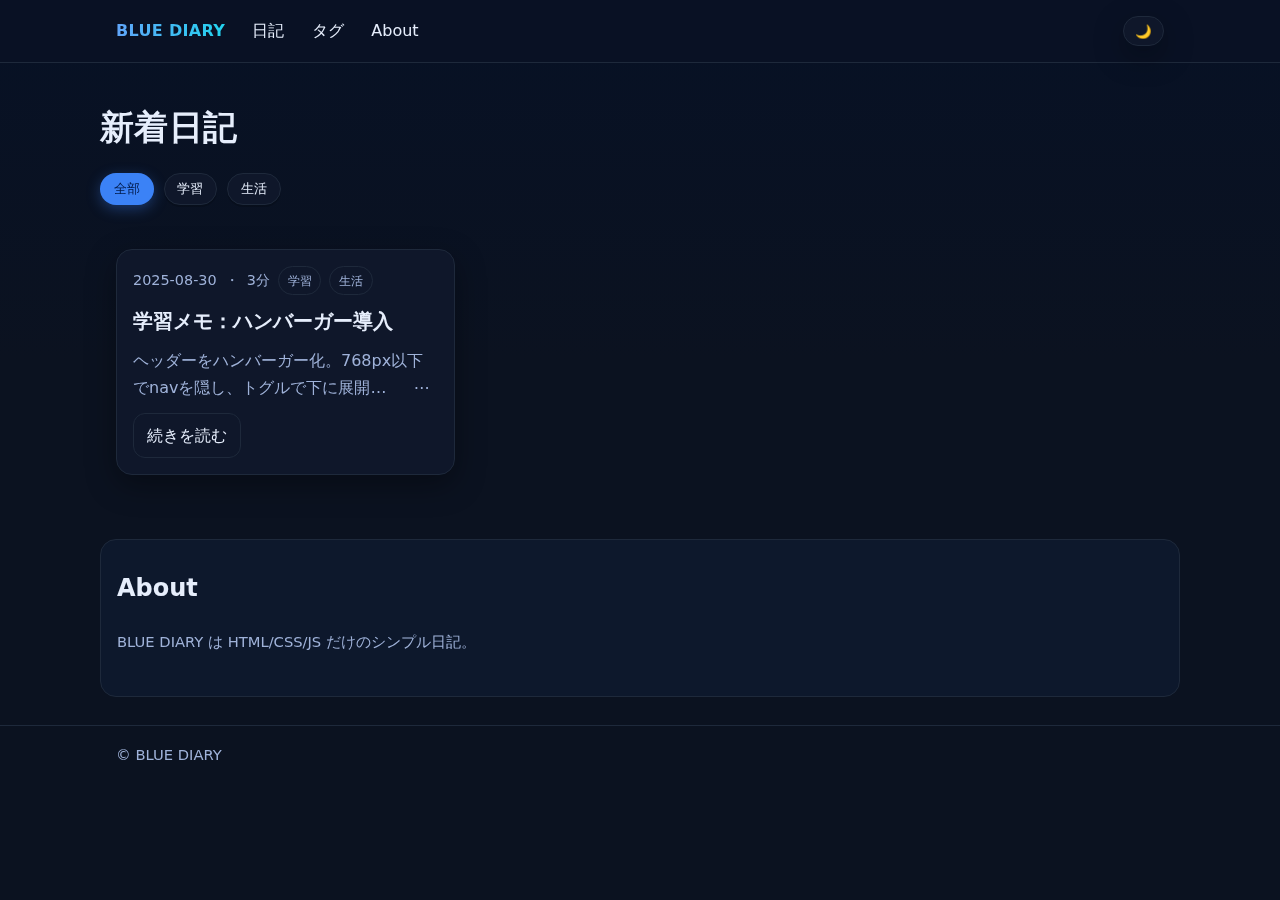
<file: index.html>
<!DOCTYPE html>
<html lang="ja" data-theme="auto">
  <head>
    <meta charset="UTF-8" />
    <meta name="viewport" content="width=device-width,initial-scale=1" />
    <title>BLUE DIARY</title>
    <meta name="description" content="HTML/CSS/JSだけのシンプル日記サイト" />
    <link rel="stylesheet" href="assets/css/style.css" />
  </head>
  <body>
    <!-- ヘッダー -->
    <header>
      <nav class="wrap nav" aria-label="メイン">
        <a class="brand" href="./" aria-current="page">BLUE DIARY</a>

        <!-- PC用リンク（モバイルではCSSで非表示） -->
        <div class="nav-links">
          <a class="navlink" href="./">日記</a>
          <a class="navlink" href="#tags">タグ</a>
          <a class="navlink" href="#about">About</a>
        </div>

        <div class="spacer"></div>

        <!-- テーマ切替 -->
        <button
          id="themeToggle"
          type="button"
          aria-pressed="false"
          title="テーマ切り替え(ﾗｲﾄ/ﾀﾞｰｸ)"
        >
          🌙
        </button>

        <!-- モバイル用ハンバーガー -->
        <button
          class="menu-toggle"
          id="menuToggle"
          aria-controls="menuPanel"
          aria-expanded="false"
          aria-label="メニューを開閉"
        >
          <span class="bar"></span><span class="bar"></span
          ><span class="bar"></span>
        </button>
      </nav>

      <!-- ハンバーガー展開パネル（モバイル表示時） -->
      <div class="menu-panel" id="menuPanel">
        <a class="navlink" href="./">日記</a>
        <a class="navlink" href="#tags">タグ</a>
        <a class="navlink" href="#about">About</a>
      </div>
    </header>

    <!-- メイン -->
    <main>
      <!-- 見出し＋タグフィルタ -->
      <section class="page-head wrap" id="tags">
        <h1>新着日記</h1>
        <div id="tagFilter" role="tablist" aria-label="タグ">
          <button
            class="tag-pill is-active"
            data-tag="all"
            aria-selected="true"
          >
            全部
          </button>
          <button class="tag-pill" data-tag="学習">学習</button>
          <button class="tag-pill" data-tag="生活">生活</button>
        </div>
      </section>

      <!-- カード一覧（サムネ無しでも成立） -->
      <section id="cardList" class="wrap">
        <!-- カード1（サムネは任意。使うなら下のthumbブロックを有効化） -->
        <article class="card" data-tags="学習 生活">
          <!--
        <a class="thumb" href="posts/2025-08-30-hello.html">
          <img src="assets/img/20250830.jpg" alt="サムネ">
        </a>
        -->
          <div class="card__body">
            <div class="meta">
              <time datetime="2025-08-30">2025-08-30</time><span>・</span
              ><span>3分</span>
              <div class="tags">
                <span class="tag">学習</span><span class="tag">生活</span>
              </div>
            </div>
            <h2 class="title">
              <a href="posts/2025-08-30-hello.html"
                >学習メモ：ハンバーガー導入</a
              >
            </h2>
            <p class="excerpt">
              ヘッダーをハンバーガー化。768px以下でnavを隠し、トグルで下に展開…
            </p>
            <a class="readmore" href="posts/2025-08-30-hello.html"
              >続きを読む</a
            >
          </div>
        </article>

        <!-- 以降、同じ <article class="card">…</article> をコピペで増やす -->
      </section>

      <!-- もっと見る（任意。カードが増えたら自動で効く） -->
      <div class="actions"><button id="loadMore">もっと見る</button></div>

      <!-- About -->
      <section class="about wrap" id="about">
        <h2>About</h2>
        <p class="small">BLUE DIARY は HTML/CSS/JS だけのシンプル日記。</p>
      </section>
    </main>

    <!-- フッター -->
    <footer>
      <div class="foot wrap small">© BLUE DIARY</div>
    </footer>

    <!-- スクリプト -->
    <script src="assets/js/main.js" defer></script>
  </body>
</html>
</file>
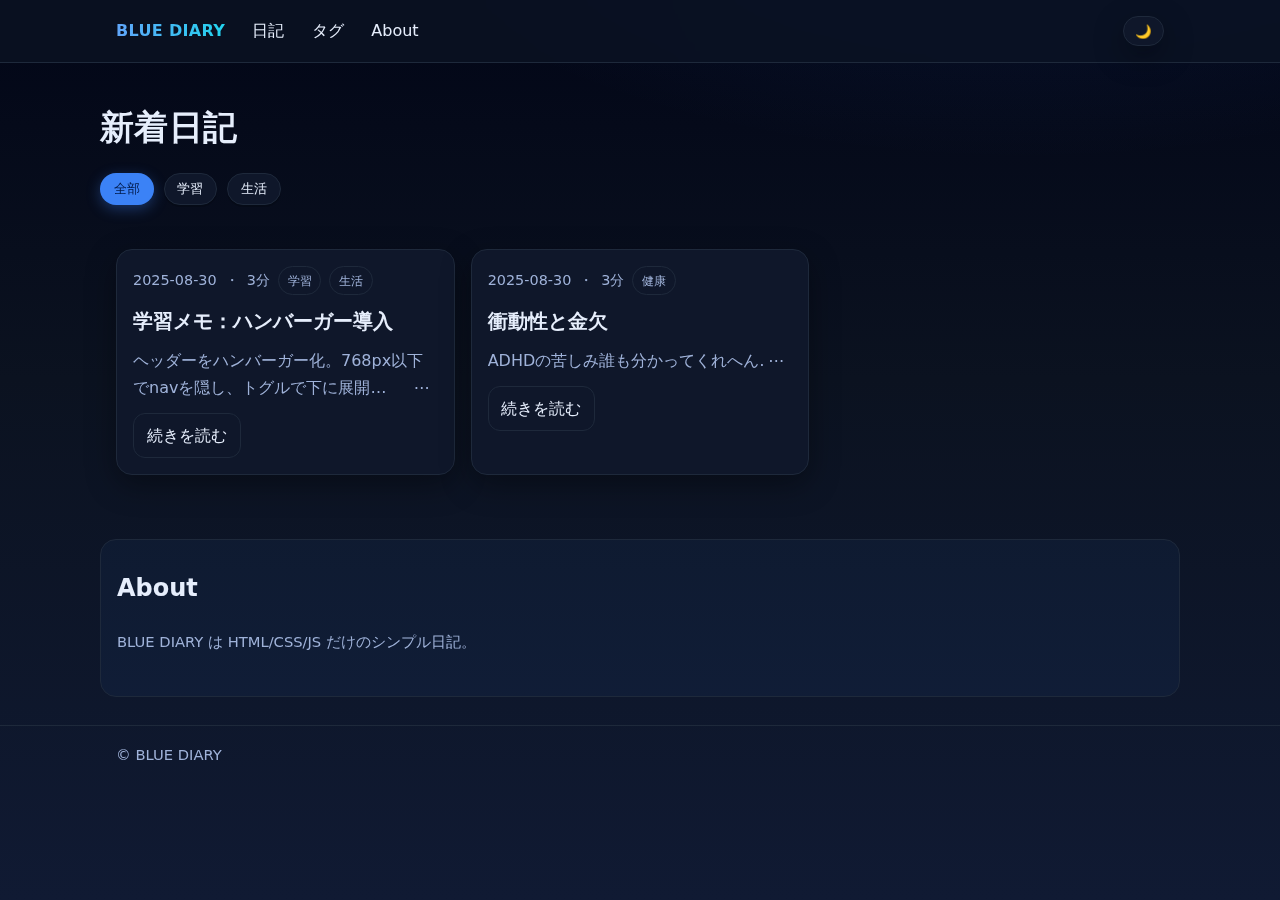
<file: docs/index.html>
<!DOCTYPE html>
<html lang="ja" data-theme="auto">
  <head>
    <meta charset="UTF-8" />
    <meta name="viewport" content="width=device-width,initial-scale=1" />
    <meta name="theme-color" id="metaThemeColor" content="#0b1220" />
    <title>BLUE DIARY</title>
    <meta name="description" content="HTML/CSS/JSだけのシンプル日記サイト" />
    <script>
      (function () {
        try {
          var saved = localStorage.getItem("theme");
          var root = document.documentElement;
          if (saved === "dark") root.classList.add("theme-dark");
          else if (saved === "light") root.classList.add("theme-light");
          else if (
            window.matchMedia &&
            window.matchMedia("(prefers-color-scheme: dark)").matches
          )
            root.classList.add("theme-dark");
        } catch (e) {}
      })();
    </script>
    <link rel="stylesheet" href="assets/css/style.css" />
  </head>
  <body>
    <!-- ヘッダー -->
    <header>
      <nav class="wrap nav" aria-label="メイン">
        <a class="brand" href="./" aria-current="page">BLUE DIARY</a>

        <!-- PC用リンク（モバイルではCSSで非表示） -->
        <div class="nav-links">
          <a class="navlink" href="./">日記</a>
          <a class="navlink" href="#tags">タグ</a>
          <a class="navlink" href="#about">About</a>
        </div>

        <div class="spacer"></div>

        <!-- テーマ切替 -->
        <button
          id="themeToggle"
          type="button"
          aria-pressed="false"
          title="テーマ切り替え(ﾗｲﾄ/ﾀﾞｰｸ)"
        >
          🌙
        </button>

        <!-- モバイル用ハンバーガー -->
        <button
          class="menu-toggle"
          id="menuToggle"
          aria-controls="menuPanel"
          aria-expanded="false"
          aria-label="メニューを開閉"
        >
          <span class="bar"></span><span class="bar"></span
          ><span class="bar"></span>
        </button>
      </nav>

      <!-- ハンバーガー展開パネル（モバイル表示時） -->
      <div class="menu-panel" id="menuPanel">
        <a class="navlink" href="./">日記</a>
        <a class="navlink" href="#tags">タグ</a>
        <a class="navlink" href="#about">About</a>
      </div>
    </header>

    <!-- メイン -->
    <main>
      <!-- 見出し＋タグフィルタ -->
      <section class="page-head wrap" id="tags">
        <h1>新着日記</h1>
        <div id="tagFilter" role="tablist" aria-label="タグ">
          <button
            class="tag-pill is-active"
            data-tag="all"
            aria-selected="true"
          >
            全部
          </button>
          <button class="tag-pill" data-tag="学習">学習</button>
          <button class="tag-pill" data-tag="生活">生活</button>
        </div>
      </section>

      <!-- カード一覧（サムネ無しでも成立） -->
      <section id="cardList" class="wrap">
        <!-- カード1（サムネは任意。使うなら下のthumbブロックを有効化） -->
        <article class="card" data-tags="学習 生活">
          <!--
        <a class="thumb" href="posts/2025-08-30-hello.html">
          <img src="assets/img/20250830.jpg" alt="サムネ">
        </a>
        -->
          <div class="card__body">
            <div class="meta">
              <time datetime="2025-08-30">2025-08-30</time><span>・</span
              ><span>3分</span>
              <div class="tags">
                <span class="tag">学習</span><span class="tag">生活</span>
              </div>
            </div>
            <h2 class="title">
              <a href="posts/2025-08-30-hello.html"
                >学習メモ：ハンバーガー導入</a
              >
            </h2>
            <p class="excerpt">
              ヘッダーをハンバーガー化。768px以下でnavを隠し、トグルで下に展開…
            </p>
            <a class="readmore" href="posts/2025-08-30-hello.html"
              >続きを読む</a
            >
          </div>
        </article>

        <article class="card" data-tags="健康">
          <!-- サムネは任意。使う時だけ有効化
  <a class="thumb" href="posts/2025-09-01-css-memo.html">
    <img src="assets/img/2025-09/sample.jpg" alt="サムネ">
  </a>
  -->
          <div class="card__body">
            <div class="meta">
              <time datetime="2025-08-30">2025-08-30</time><span>・</span
              ><span>3分</span>
              <div class="tags"><span class="tag">健康</span></div>
            </div>
            <h2 class="title">
              <a href="posts/2025-08-30.html">衝動性と金欠</a>
            </h2>
            <p class="excerpt">ADHDの苦しみ誰も分かってくれへん…</p>
            <a class="readmore" href="posts/2025-08-30.html">続きを読む</a>
          </div>
        </article>

        <!-- 以降、同じ <article class="card">…</article> をコピペで増やす -->
      </section>

      <!-- もっと見る（任意。カードが増えたら自動で効く） -->
      <div class="actions"><button id="loadMore">もっと見る</button></div>

      <!-- About -->
      <section class="about wrap" id="about">
        <h2>About</h2>
        <p class="small">BLUE DIARY は HTML/CSS/JS だけのシンプル日記。</p>
      </section>
    </main>

    <!-- フッター -->
    <footer>
      <div class="foot wrap small">© BLUE DIARY</div>
    </footer>

    <!-- スクリプト -->
    <script src="assets/js/main.js" defer></script>
  </body>
</html>
</file>
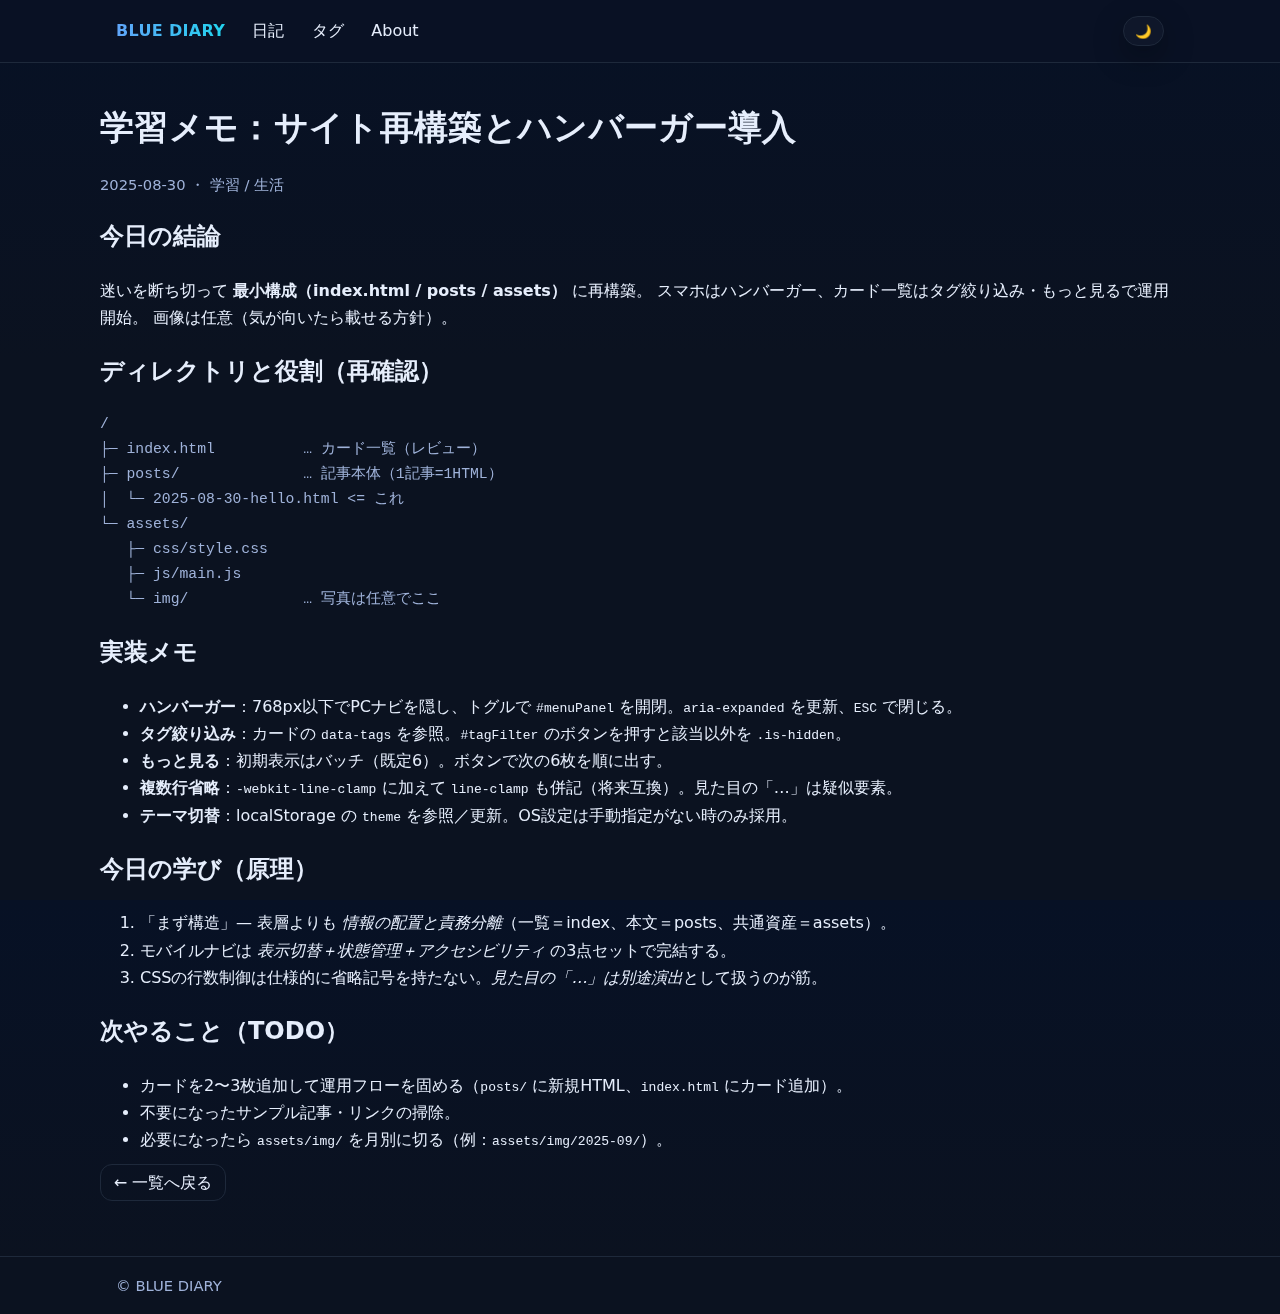
<file: posts/2025-08-30-hello.html>
<!DOCTYPE html>
<html lang="ja" data-theme="auto">
  <head>
    <meta charset="UTF-8" />
    <meta name="viewport" content="width=device-width,initial-scale=1" />
    <title>学習メモ：サイト再構築とハンバーガー導入 | BLUE DIARY</title>
    <meta
      name="description"
      content="BLUE DIARY を最小構成で再構築。ハンバーガーメニュー・タグフィルタ・line-clamp の整理メモ。"
    />
    <link rel="stylesheet" href="../assets/css/style.css" />
  </head>
  <body>
    <!-- ヘッダー（共通） -->
    <header>
      <nav class="wrap nav" aria-label="メイン">
        <a class="brand" href="../">BLUE DIARY</a>

        <div class="nav-links">
          <a class="navlink" href="../">日記</a>
          <a class="navlink" href="../#tags">タグ</a>
          <a class="navlink" href="../#about">About</a>
        </div>

        <div class="spacer"></div>

        <button
          id="themeToggle"
          type="button"
          aria-pressed="false"
          title="テーマ切り替え"
        >
          🌙
        </button>

        <button
          class="menu-toggle"
          id="menuToggle"
          aria-controls="menuPanel"
          aria-expanded="false"
          aria-label="メニューを開閉"
        >
          <span class="bar"></span><span class="bar"></span
          ><span class="bar"></span>
        </button>
      </nav>

      <div class="menu-panel" id="menuPanel">
        <a class="navlink" href="../">日記</a>
        <a class="navlink" href="../#tags">タグ</a>
        <a class="navlink" href="../#about">About</a>
      </div>
    </header>

    <!-- 本文 -->
    <main class="wrap page-head">
      <h1>学習メモ：サイト再構築とハンバーガー導入</h1>
      <p class="small">
        <time datetime="2025-08-30">2025-08-30</time> ・ 学習 / 生活
      </p>

      <h2>今日の結論</h2>
      <p>
        迷いを断ち切って
        <strong>最小構成（index.html / posts / assets）</strong> に再構築。
        スマホはハンバーガー、カード一覧はタグ絞り込み・もっと見るで運用開始。
        画像は任意（気が向いたら載せる方針）。
      </p>

      <h2>ディレクトリと役割（再確認）</h2>
      <pre class="small"><code>/
├─ index.html          … カード一覧（レビュー）
├─ posts/              … 記事本体（1記事=1HTML）
│  └─ 2025-08-30-hello.html &lt;= これ
└─ assets/
   ├─ css/style.css
   ├─ js/main.js
   └─ img/             … 写真は任意でここ
</code></pre>

      <h2>実装メモ</h2>
      <ul>
        <li>
          <strong>ハンバーガー</strong>：768px以下でPCナビを隠し、トグルで
          <code>#menuPanel</code> を開閉。<code>aria-expanded</code>
          を更新、<code>ESC</code> で閉じる。
        </li>
        <li>
          <strong>タグ絞り込み</strong>：カードの
          <code>data-tags</code> を参照。<code>#tagFilter</code>
          のボタンを押すと該当以外を <code>.is-hidden</code>。
        </li>
        <li>
          <strong>もっと見る</strong
          >：初期表示はバッチ（既定6）。ボタンで次の6枚を順に出す。
        </li>
        <li>
          <strong>複数行省略</strong>：<code>-webkit-line-clamp</code> に加えて
          <code>line-clamp</code> も併記（将来互換）。見た目の「…」は疑似要素。
        </li>
        <li>
          <strong>テーマ切替</strong>：localStorage の
          <code>theme</code> を参照／更新。OS設定は手動指定がない時のみ採用。
        </li>
      </ul>

      <h2>今日の学び（原理）</h2>
      <ol>
        <li>
          「まず構造」— 表層よりも
          <em>情報の配置と責務分離</em
          >（一覧＝index、本文＝posts、共通資産＝assets）。
        </li>
        <li>
          モバイルナビは
          <em>表示切替＋状態管理＋アクセシビリティ</em> の3点セットで完結する。
        </li>
        <li>
          CSSの行数制御は仕様的に省略記号を持たない。<em>見た目の「…」は別途演出</em>として扱うのが筋。
        </li>
      </ol>

      <h2>次やること（TODO）</h2>
      <ul>
        <li>
          カードを2〜3枚追加して運用フローを固める（<code>posts/</code>
          に新規HTML、<code>index.html</code> にカード追加）。
        </li>
        <li>不要になったサンプル記事・リンクの掃除。</li>
        <li>
          必要になったら
          <code>assets/img/</code>
          を月別に切る（例：<code>assets/img/2025-09/</code>）。
        </li>
      </ul>

      <p><a class="readmore" href="../">← 一覧へ戻る</a></p>
    </main>

    <footer>
      <div class="foot wrap small">© BLUE DIARY</div>
    </footer>

    <script src="../assets/js/main.js" defer></script>
  </body>
</html>
</file>
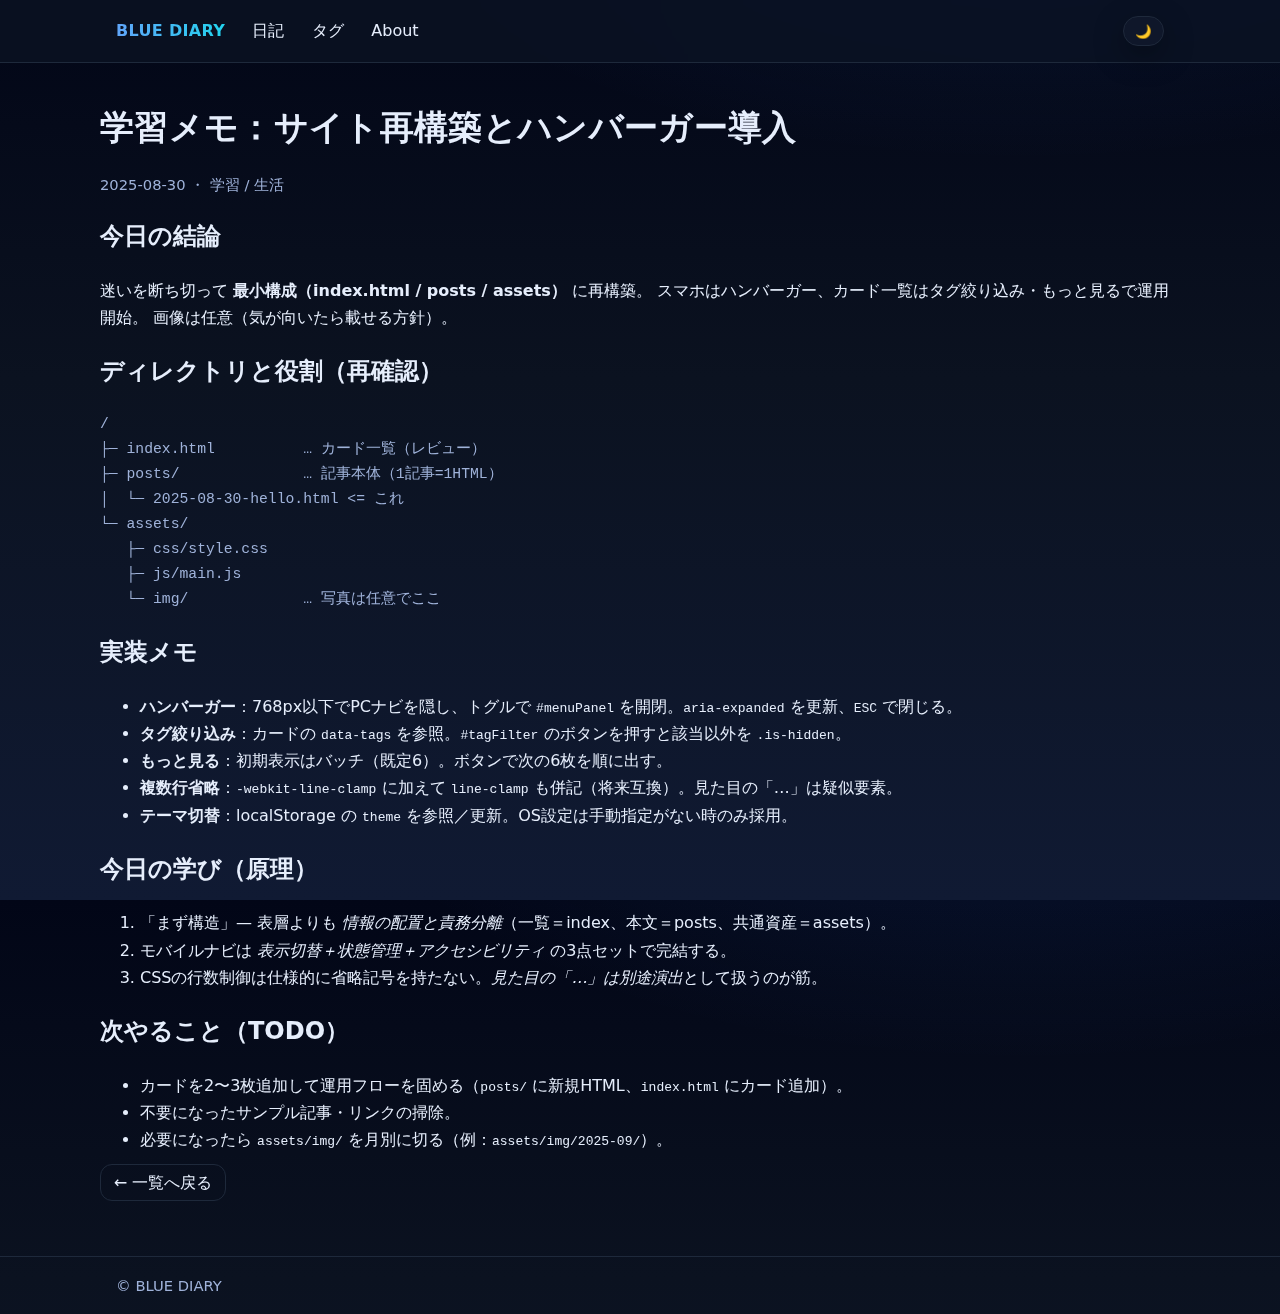
<file: docs/posts/2025-08-30-hello.html>
<!DOCTYPE html>
<html lang="ja" data-theme="auto">
  <head>
    <meta charset="UTF-8" />
    <meta name="viewport" content="width=device-width,initial-scale=1" />
    <meta name="theme-color" id="metaThemeColor" content="#0b1220" />
    <title>学習メモ：サイト再構築とハンバーガー導入 | BLUE DIARY</title>
    <meta
      name="description"
      content="BLUE DIARY を最小構成で再構築。ハンバーガーメニュー・タグフィルタ・line-clamp の整理メモ。"
    />
    <script>
      (function () {
        try {
          var saved = localStorage.getItem("theme");
          var root = document.documentElement;
          if (saved === "dark") root.classList.add("theme-dark");
          else if (saved === "light") root.classList.add("theme-light");
          else if (
            window.matchMedia &&
            window.matchMedia("(prefers-color-scheme: dark)").matches
          )
            root.classList.add("theme-dark");
        } catch (e) {}
      })();
    </script>
    <link rel="stylesheet" href="../assets/css/style.css" />
  </head>
  <body>
    <!-- ヘッダー（共通） -->
    <header>
      <nav class="wrap nav" aria-label="メイン">
        <a class="brand" href="../">BLUE DIARY</a>

        <div class="nav-links">
          <a class="navlink" href="../">日記</a>
          <a class="navlink" href="../#tags">タグ</a>
          <a class="navlink" href="../#about">About</a>
        </div>

        <div class="spacer"></div>

        <button
          id="themeToggle"
          type="button"
          aria-pressed="false"
          title="テーマ切り替え"
        >
          🌙
        </button>

        <button
          class="menu-toggle"
          id="menuToggle"
          aria-controls="menuPanel"
          aria-expanded="false"
          aria-label="メニューを開閉"
        >
          <span class="bar"></span><span class="bar"></span
          ><span class="bar"></span>
        </button>
      </nav>

      <div class="menu-panel" id="menuPanel">
        <a class="navlink" href="../">日記</a>
        <a class="navlink" href="../#tags">タグ</a>
        <a class="navlink" href="../#about">About</a>
      </div>
    </header>

    <!-- 本文 -->
    <main class="wrap page-head">
      <h1>学習メモ：サイト再構築とハンバーガー導入</h1>
      <p class="small">
        <time datetime="2025-08-30">2025-08-30</time> ・ 学習 / 生活
      </p>

      <h2>今日の結論</h2>
      <p>
        迷いを断ち切って
        <strong>最小構成（index.html / posts / assets）</strong> に再構築。
        スマホはハンバーガー、カード一覧はタグ絞り込み・もっと見るで運用開始。
        画像は任意（気が向いたら載せる方針）。
      </p>

      <h2>ディレクトリと役割（再確認）</h2>
      <pre class="small"><code>/
├─ index.html          … カード一覧（レビュー）
├─ posts/              … 記事本体（1記事=1HTML）
│  └─ 2025-08-30-hello.html &lt;= これ
└─ assets/
   ├─ css/style.css
   ├─ js/main.js
   └─ img/             … 写真は任意でここ
</code></pre>

      <h2>実装メモ</h2>
      <ul>
        <li>
          <strong>ハンバーガー</strong>：768px以下でPCナビを隠し、トグルで
          <code>#menuPanel</code> を開閉。<code>aria-expanded</code>
          を更新、<code>ESC</code> で閉じる。
        </li>
        <li>
          <strong>タグ絞り込み</strong>：カードの
          <code>data-tags</code> を参照。<code>#tagFilter</code>
          のボタンを押すと該当以外を <code>.is-hidden</code>。
        </li>
        <li>
          <strong>もっと見る</strong
          >：初期表示はバッチ（既定6）。ボタンで次の6枚を順に出す。
        </li>
        <li>
          <strong>複数行省略</strong>：<code>-webkit-line-clamp</code> に加えて
          <code>line-clamp</code> も併記（将来互換）。見た目の「…」は疑似要素。
        </li>
        <li>
          <strong>テーマ切替</strong>：localStorage の
          <code>theme</code> を参照／更新。OS設定は手動指定がない時のみ採用。
        </li>
      </ul>

      <h2>今日の学び（原理）</h2>
      <ol>
        <li>
          「まず構造」— 表層よりも
          <em>情報の配置と責務分離</em
          >（一覧＝index、本文＝posts、共通資産＝assets）。
        </li>
        <li>
          モバイルナビは
          <em>表示切替＋状態管理＋アクセシビリティ</em> の3点セットで完結する。
        </li>
        <li>
          CSSの行数制御は仕様的に省略記号を持たない。<em>見た目の「…」は別途演出</em>として扱うのが筋。
        </li>
      </ol>

      <h2>次やること（TODO）</h2>
      <ul>
        <li>
          カードを2〜3枚追加して運用フローを固める（<code>posts/</code>
          に新規HTML、<code>index.html</code> にカード追加）。
        </li>
        <li>不要になったサンプル記事・リンクの掃除。</li>
        <li>
          必要になったら
          <code>assets/img/</code>
          を月別に切る（例：<code>assets/img/2025-09/</code>）。
        </li>
      </ul>

      <p><a class="readmore" href="../">← 一覧へ戻る</a></p>
    </main>

    <footer>
      <div class="foot wrap small">© BLUE DIARY</div>
    </footer>

    <script src="../assets/js/main.js" defer></script>
  </body>
</html>
</file>
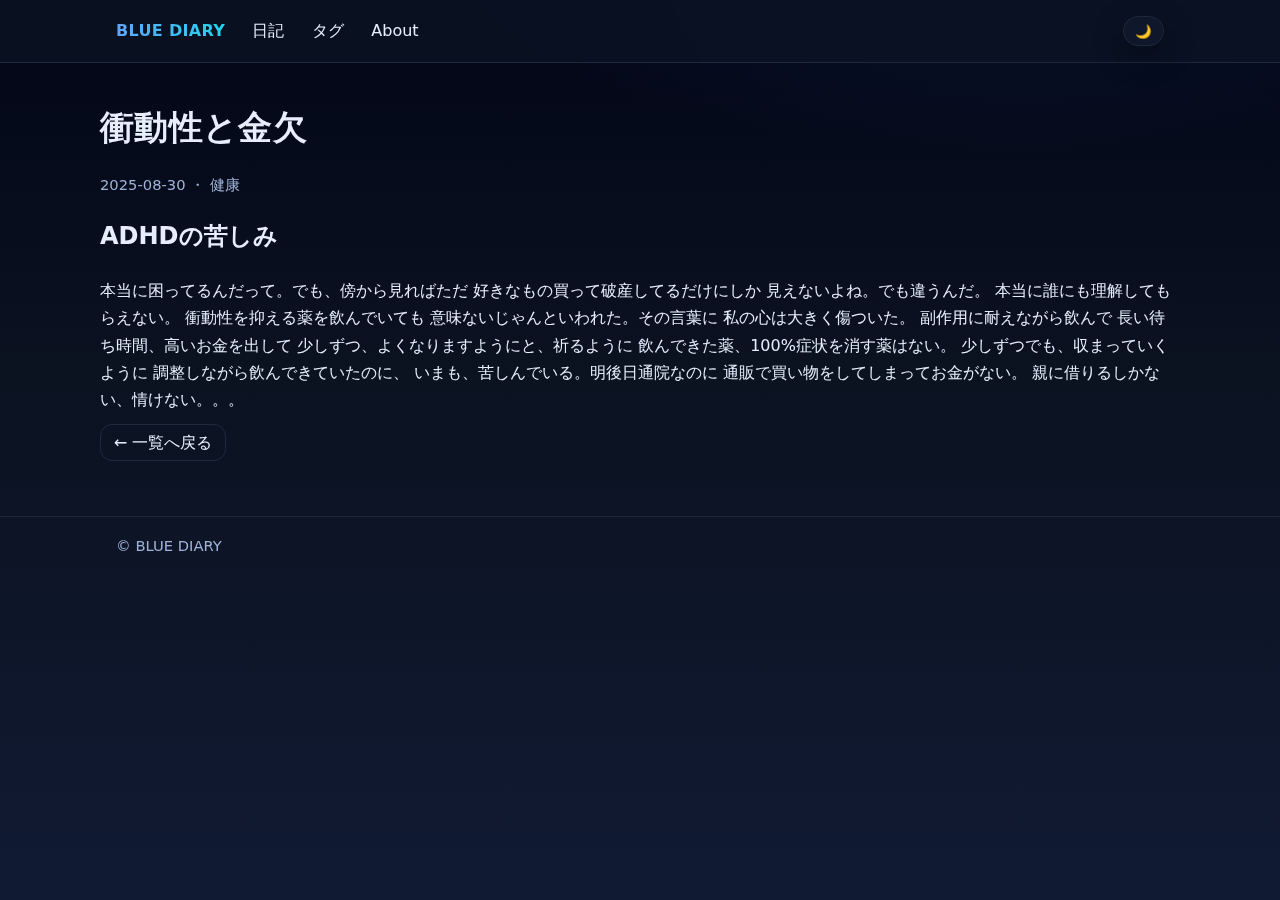
<file: docs/posts/2025-08-30.html>
<!DOCTYPE html>
<html lang="ja" data-theme="auto">
  <head>
    <meta charset="UTF-8" />
    <meta name="viewport" content="width=device-width,initial-scale=1" />
    <meta name="theme-color" id="metaThemeColor" content="#0b1220" />
    <title>【金欠と衝動性】 | BLUE DIARY</title>
    <meta name="description" content="【ADHDの苦しみ】" />
    <script>
      (function () {
        try {
          var saved = localStorage.getItem("theme");
          var root = document.documentElement;
          if (saved === "dark") root.classList.add("theme-dark");
          else if (saved === "light") root.classList.add("theme-light");
          else if (
            window.matchMedia &&
            window.matchMedia("(prefers-color-scheme: dark)").matches
          )
            root.classList.add("theme-dark");
        } catch (e) {}
      })();
    </script>
    <link rel="stylesheet" href="../assets/css/style.css" />
  </head>
  <body>
    <header>
      <nav class="wrap nav" aria-label="メイン">
        <a class="brand" href="../">BLUE DIARY</a>
        <div class="nav-links">
          <a class="navlink" href="../">日記</a>
          <a class="navlink" href="../#tags">タグ</a>
          <a class="navlink" href="../#about">About</a>
        </div>
        <div class="spacer"></div>
        <button
          id="themeToggle"
          type="button"
          aria-pressed="false"
          title="テーマ切替"
        >
          🌙
        </button>
        <button
          class="menu-toggle"
          id="menuToggle"
          aria-controls="menuPanel"
          aria-expanded="false"
        >
          <span class="bar"></span><span class="bar"></span
          ><span class="bar"></span>
        </button>
      </nav>
      <div class="menu-panel" id="menuPanel">
        <a class="navlink" href="../">日記</a>
        <a class="navlink" href="../#tags">タグ</a>
        <a class="navlink" href="../#about">About</a>
      </div>
    </header>

    <main class="wrap page-head">
      <h1>衝動性と金欠</h1>
      <p class="small">
        <time datetime="2025-08-30">2025-08-30</time> ・ <span>健康</span>
      </p>
      <h2>ADHDの苦しみ</h2>
      <p>
        本当に困ってるんだって。でも、傍から見ればただ
        好きなもの買って破産してるだけにしか 見えないよね。でも違うんだ。
        本当に誰にも理解してもらえない。 衝動性を抑える薬を飲んでいても
        意味ないじゃんといわれた。その言葉に 私の心は大きく傷ついた。
        副作用に耐えながら飲んで 長い待ち時間、高いお金を出して
        少しずつ、よくなりますようにと、祈るように
        飲んできた薬、100%症状を消す薬はない。 少しずつでも、収まっていくように
        調整しながら飲んできていたのに、 いまも、苦しんでいる。明後日通院なのに
        通販で買い物をしてしまってお金がない。
        親に借りるしかない、情けない。。。
      </p>
      <!-- 画像を載せたい時だけ：
    <p><img src="../assets/img/2025-09/sample.jpg" alt="説明"></p>
    -->

      <p><a class="readmore" href="../">← 一覧へ戻る</a></p>
    </main>

    <footer><div class="foot wrap small">© BLUE DIARY</div></footer>
    <script src="../assets/js/main.js" defer></script>
  </body>
</html>
</file>
<file: assets/css/style.css>
/* ===== カラーテーマ（Blue基調） ===== */
:root{
  --bg:#0b1220; --surface:#0f172a; --card:#0b1220; --fg:#e6eefc; --muted:#9fb2d9;
  --accent:#3b82f6; --accent-ink:#001a4a; --border:#1e293b;
  --shadow:0 10px 30px rgba(0,0,0,.35);
  --radius:16px; --space:16px; --space-sm:8px; --space-lg:28px;
  --maxw:1080px;
  --font: system-ui,-apple-system,"Segoe UI",Roboto,"Helvetica Neue",Arial,
          "Noto Sans JP","Hiragino Kaku Gothic ProN",Meiryo,sans-serif;
}
/* ライトテーマ（手動切替優先） */
html.theme-light{
  --bg:#f6f8ff; --surface:#fff; --card:#fff; --fg:#0b1220; --muted:#4b5b84;
  --accent:#2563eb; --accent-ink:#eaf1ff; --border:#dbe3ff;
  --shadow:0 8px 22px rgba(21,30,60,.08);
}
/* OSのダーク設定を既定に反映（手動指定がなければ） */
@media (prefers-color-scheme: dark){
  html:not(.theme-light):not(.theme-dark){ color-scheme: dark; }
}

/* ===== ベース ===== */
html,body{height:100%} *{box-sizing:border-box}
body{
  margin:0;
  background:linear-gradient(180deg,#071125 0%,#0b1220 40%,#0b1220 100%);
  color:var(--fg); font-family:var(--font); line-height:1.7; -webkit-font-smoothing:antialiased;
}
a{color:var(--accent); text-decoration:none}
a:hover{text-decoration:underline}
.wrap{max-width:var(--maxw); margin:0 auto; padding:0 var(--space)}
.small{font-size:.92rem; color:var(--muted)}

/* ===== ヘッダー ===== */
header{
  position:sticky; top:0; z-index:10;
  backdrop-filter:saturate(180%) blur(10px);
  background: color-mix(in oklab, var(--bg) 80%, transparent);
  border-bottom:1px solid var(--border);
}
.nav{display:flex; align-items:center; gap:var(--space); height:62px}
.brand{
  font-weight:800; letter-spacing:.02em;
  background:linear-gradient(90deg,#60a5fa,#22d3ee);
  -webkit-background-clip:text; background-clip:text; color:transparent;
}
.navlink{padding:.45rem .7rem; border-radius:12px; color:var(--fg)}
.navlink[aria-current="page"]{
  background: color-mix(in oklab, var(--accent) 18%, transparent);
  text-decoration:none;
}
.spacer{flex:1}

/* テーマボタン */
#themeToggle{
  border:1px solid var(--border); background:var(--surface); color:var(--fg);
  padding:.4rem .7rem; border-radius:9999px; cursor:pointer;
  box-shadow:var(--shadow); transition:transform .08s ease;
}
#themeToggle:active{transform:scale(.97)}
#themeToggle:focus-visible{outline:2px solid var(--accent); outline-offset:2px}

/* ===== 見出しセクション ===== */
.page-head{padding:clamp(18px,4vw,36px) 0 var(--space)}
.page-head h1{margin:0 0 var(--space-sm); font-size:clamp(22px,4vw,34px); letter-spacing:.01em}

/* ===== タグフィルタ ===== */
#tagFilter{display:flex; flex-wrap:wrap; gap:10px; margin:var(--space) 0 var(--space-lg)}
.tag-pill{
  border:1px solid var(--border); background:var(--surface); color:var(--fg);
  padding:.38rem .8rem; border-radius:9999px; cursor:pointer; user-select:none;
  box-shadow:0 2px 0 rgba(0,0,0,.15);
}
.tag-pill.is-active{
  background:var(--accent); color:var(--accent-ink);
  border-color:transparent; box-shadow:0 4px 14px color-mix(in oklab, var(--accent) 35%, transparent);
}
.tag-pill:focus-visible{outline:2px solid var(--accent); outline-offset:2px}

/* ===== カードグリッド ===== */
#cardList{display:grid; grid-template-columns:1fr; gap:var(--space)}
@media (min-width:640px){#cardList{grid-template-columns:1fr 1fr}}
@media (min-width:980px){#cardList{grid-template-columns:1fr 1fr 1fr}}

.card{
  background:var(--surface); border:1px solid var(--border); border-radius:var(--radius);
  box-shadow:var(--shadow); overflow:hidden; display:flex; flex-direction:column;
  transition:transform .08s ease, box-shadow .15s ease;
}
.card:hover{transform:translateY(-2px); box-shadow:0 16px 40px rgba(0,30,80,.25)}

.thumb{display:block}
.thumb img{
  width:100%; height:auto; aspect-ratio:16/9; object-fit:cover; display:block; background:#0b1220;
}

.card__body{padding:var(--space); display:flex; flex-direction:column; gap:12px}
.meta{font-size:.9rem; color:var(--muted); display:flex; gap:8px; flex-wrap:wrap; align-items:center}
.title{margin:0; font-size:clamp(16px,2.2vw,20px); line-height:1.4}
.title a{color:var(--fg); text-decoration:none}
.title a:hover{text-decoration:underline}

.excerpt{
  margin:0; color:var(--muted);
  /* 多行省略（WebKit互換＋標準） */
  display:-webkit-box; -webkit-box-orient:vertical; -webkit-line-clamp:4;
  line-clamp:4;  /* 標準（将来対応） */
  overflow:hidden; position:relative;
}
/* 見た目の「…」を重ねる（短文でも付くのが嫌なら削除可） */
.excerpt::after{
  content:"…"; position:absolute; right:8px; bottom:4px;
  background:var(--surface); padding-left:4px;
}

.tags{display:flex; gap:8px; flex-wrap:wrap}
.tag{font-size:.78rem; padding:.18rem .55rem; border-radius:9999px; border:1px solid var(--border); color:var(--muted)}

.readmore{
  align-self:flex-start; padding:.48rem .8rem; border-radius:12px;
  border:1px solid var(--border); background:transparent; color:var(--fg);
}
.readmore:focus-visible{outline:2px solid var(--accent); outline-offset:2px}

.is-hidden{display:none !important}
.fade-in{animation:fade .25s ease-out}
@keyframes fade{from{opacity:0; transform:translateY(4px)} to{opacity:1; transform:none}}

/* ===== もっと見る ===== */
.actions{display:flex; justify-content:center; margin:var(--space-lg) 0}
#loadMore{
  border:1px solid var(--border); background:var(--surface); color:var(--fg);
  padding:.65rem 1.1rem; border-radius:9999px; cursor:pointer; box-shadow:var(--shadow);
  transition:transform .08s ease;
}
#loadMore:active{transform:scale(.98)}
#loadMore:focus-visible{outline:2px solid var(--accent); outline-offset:2px}

/* ===== About / フッター ===== */
.about{margin-top:calc(var(--space-lg) + 8px); padding:var(--space-lg) var(--space);
  background: color-mix(in oklab, var(--accent) 6%, transparent);
  border:1px solid var(--border); border-radius:var(--radius);
}
.about h2{margin-top:0}
footer{border-top:1px solid var(--border); margin-top:var(--space-lg)}
.foot{padding:var(--space); color:var(--muted); display:flex; flex-wrap:wrap; gap:10px; justify-content:space-between}

/* ===== ハンバーガー ===== */
.menu-toggle{
  display:none; flex-direction:column; justify-content:center; align-items:center;
  width:42px; height:42px; border:1px solid var(--border);
  background:var(--surface); border-radius:8px; cursor:pointer; box-shadow:var(--shadow);
}
.menu-toggle .bar{width:20px; height:2px; background:var(--fg); margin:3px 0; border-radius:2px}
.menu-panel{display:none; flex-direction:column; background:var(--surface); border-bottom:1px solid var(--border); padding:10px}
.menu-panel.open{display:flex}
@media (max-width:768px){ .nav-links{display:none} .menu-toggle{display:flex} }
body.no-scroll{overflow:hidden}
</file>
<file: docs/assets/css/style.css>
/* ===== カラーテーマ（Blue基調） ===== */
:root{
  /* ★ 追加: 背景の段階色（ダーク既定） */
  --bg-1:#020617;   /* 最上段（最も暗い） */
  --bg-2:#0b1220;   /* 中段 */
  --bg-3:#101a33;   /* 最下段（やや明るい） */

  --bg:#0b1220; --surface:#0f172a; --card:#0b1220; --fg:#e6eefc; --muted:#9fb2d9;
  --accent:#3b82f6; --accent-ink:#001a4a; --border:#1e293b;
  --shadow:0 10px 30px rgba(0,0,0,.35);
  --radius:16px; --space:16px; --space-sm:8px; --space-lg:28px;
  --maxw:1080px;
  --font: system-ui,-apple-system,"Segoe UI",Roboto,"Helvetica Neue",Arial,
          "Noto Sans JP","Hiragino Kaku Gothic ProN",Meiryo,sans-serif;
}
/* ライト（Pastel Blue） */
html.theme-light{
  --bg-1: #eaf4ff;   /* 最上段（淡い水色） */
  --bg-2: #f5f9ff;   /* 中段 */
  --bg-3: #ffffff;   /* 最下段 */
  --bg:   var(--bg-2);

  --surface:#ffffff; /* 面色（カード/パネルの地） */
  --card:#fbfdff;    /* ほんのり青みの紙色 */
  --fg:#0b1220;      /* 文字色（濃紺系） */
  --muted:#5a6b8c;   /* 補助文字（青灰） */

  --accent:#93c5fd;      /* パステルなアクセントブルー */
  --accent-ink:#06203f;  /* アクセント上の文字は濃色で可読性確保 */

  --border:#d7e6ff;  /* 淡い枠線 */
  --shadow:0 8px 22px rgba(21,30,60,.08);
}
/* OSのダーク設定を既定に反映（手動指定がなければ） */
@media (prefers-color-scheme: dark){
  html:not(.theme-light):not(.theme-dark){ color-scheme: dark; }
}

/* ===== ベース ===== */
html,body{height:100%} *{box-sizing:border-box}
body{
  margin:0;
  /* ★ 差し替え: まずは変数ベースの縦グラデ（フォールバック） */
  background:linear-gradient(180deg, var(--bg-1) 0%, var(--bg-2) 42%, var(--bg-3) 100%);
  color:var(--fg); font-family:var(--font); line-height:1.7; -webkit-font-smoothing:antialiased;
}
/* color-mix に対応しているブラウザでは “にじみ” を重ねてリッチに */
@supports (background: color-mix(in oklab, white 10%, transparent)) {
  body{
    background:
      radial-gradient(1200px 600px at 80% -200px,
        color-mix(in oklab, var(--accent) 14%, transparent), transparent 60%),
      linear-gradient(180deg, var(--bg-1) 0%, var(--bg-2) 42%, var(--bg-3) 100%);
  }
}

a{color:var(--accent); text-decoration:none}
a:hover{text-decoration:underline}
.wrap{max-width:var(--maxw); margin:0 auto; padding:0 var(--space)}
.small{font-size:.92rem; color:var(--muted)}

/* ===== ヘッダー ===== */
header{
  position:sticky; top:0; z-index:10;
  backdrop-filter:saturate(180%) blur(10px);
  /* ★ 追加: 非対応ブラウザ用の素の背景 → 色が乗る */
  background: var(--bg);
  /* ★ 上書き: color-mix 対応なら薄めた帯にしてガラス感 */
  background: color-mix(in oklab, var(--bg) 82%, transparent);
  border-bottom:1px solid var(--border);
}
.nav{display:flex; align-items:center; gap:var(--space); height:62px}
.brand{
  font-weight:800; letter-spacing:.02em;
  background:linear-gradient(90deg,#60a5fa,#22d3ee);
  -webkit-background-clip:text; background-clip:text; color:transparent;
}
.navlink{padding:.45rem .7rem; border-radius:12px; color:var(--fg)}
.navlink[aria-current="page"]{
  background: color-mix(in oklab, var(--accent) 18%, transparent);
  text-decoration:none;
}
.spacer{flex:1}

/* テーマボタン */
#themeToggle{
  border:1px solid var(--border); background:var(--surface); color:var(--fg);
  padding:.4rem .7rem; border-radius:9999px; cursor:pointer;
  box-shadow:var(--shadow); transition:transform .08s ease;
}
#themeToggle:active{transform:scale(.97)}
#themeToggle:focus-visible{outline:2px solid var(--accent); outline-offset:2px}

/* ===== 見出しセクション ===== */
.page-head{padding:clamp(18px,4vw,36px) 0 var(--space)}
.page-head h1{margin:0 0 var(--space-sm); font-size:clamp(22px,4vw,34px); letter-spacing:.01em}

/* ===== タグフィルタ ===== */
#tagFilter{display:flex; flex-wrap:wrap; gap:10px; margin:var(--space) 0 var(--space-lg)}
.tag-pill{
  border:1px solid var(--border); background:var(--surface); color:var(--fg);
  padding:.38rem .8rem; border-radius:9999px; cursor:pointer; user-select:none;
  box-shadow:0 2px 0 rgba(0,0,0,.15);
}
.tag-pill.is-active{
  background:var(--accent); color:var(--accent-ink);
  border-color:transparent; box-shadow:0 4px 14px color-mix(in oklab, var(--accent) 35%, transparent);
}
.tag-pill:focus-visible{outline:2px solid var(--accent); outline-offset:2px}

/* ===== カードグリッド ===== */
#cardList{display:grid; grid-template-columns:1fr; gap:var(--space)}
@media (min-width:640px){#cardList{grid-template-columns:1fr 1fr}}
@media (min-width:980px){#cardList{grid-template-columns:1fr 1fr 1fr}}

.card{
  background:var(--surface); border:1px solid var(--border); border-radius:var(--radius);
  box-shadow:var(--shadow); overflow:hidden; display:flex; flex-direction:column;
  transition:transform .08s ease, box-shadow .15s ease;
}
.card:hover{transform:translateY(-2px); box-shadow:0 16px 40px rgba(0,30,80,.25)}

.thumb{display:block}
.thumb img{
  width:100%; height:auto; aspect-ratio:16/9; object-fit:cover; display:block; background:#0b1220;
}

.card__body{padding:var(--space); display:flex; flex-direction:column; gap:12px}
.meta{font-size:.9rem; color:var(--muted); display:flex; gap:8px; flex-wrap:wrap; align-items:center}
.title{margin:0; font-size:clamp(16px,2.2vw,20px); line-height:1.4}
.title a{color:var(--fg); text-decoration:none}
.title a:hover{text-decoration:underline}

.excerpt{
  margin:0; color:var(--muted);
  /* 多行省略（WebKit互換＋標準） */
  display:-webkit-box; -webkit-box-orient:vertical; -webkit-line-clamp:4;
  line-clamp:4;  /* 標準（将来対応） */
  overflow:hidden; position:relative;
}
/* 見た目の「…」を重ねる（短文でも付くのが嫌なら削除可） */
.excerpt::after{
  content:"…"; position:absolute; right:8px; bottom:4px;
  background:var(--surface); padding-left:4px;
}

.tags{display:flex; gap:8px; flex-wrap:wrap}
.tag{font-size:.78rem; padding:.18rem .55rem; border-radius:9999px; border:1px solid var(--border); color:var(--muted)}

.readmore{
  align-self:flex-start; padding:.48rem .8rem; border-radius:12px;
  border:1px solid var(--border); background:transparent; color:var(--fg);
}
.readmore:focus-visible{outline:2px solid var(--accent); outline-offset:2px}

.is-hidden{display:none !important}
.fade-in{animation:fade .25s ease-out}
@keyframes fade{from{opacity:0; transform:translateY(4px)} to{opacity:1; transform:none}}

/* ===== もっと見る ===== */
.actions{display:flex; justify-content:center; margin:var(--space-lg) 0}
#loadMore{
  border:1px solid var(--border); background:var(--surface); color:var(--fg);
  padding:.65rem 1.1rem; border-radius:9999px; cursor:pointer; box-shadow:var(--shadow);
  transition:transform .08s ease;
}
#loadMore:active{transform:scale(.98)}
#loadMore:focus-visible{outline:2px solid var(--accent); outline-offset:2px}

/* ===== About / フッター ===== */
.about{margin-top:calc(var(--space-lg) + 8px); padding:var(--space-lg) var(--space);
  background: color-mix(in oklab, var(--accent) 6%, transparent);
  border:1px solid var(--border); border-radius:var(--radius);
}
.about h2{margin-top:0}
footer{border-top:1px solid var(--border); margin-top:var(--space-lg)}
.foot{padding:var(--space); color:var(--muted); display:flex; flex-wrap:wrap; gap:10px; justify-content:space-between}

/* ===== ハンバーガー ===== */
.menu-toggle{
  display:none; flex-direction:column; justify-content:center; align-items:center;
  width:42px; height:42px; border:1px solid var(--border);
  background:var(--surface); border-radius:8px; cursor:pointer; box-shadow:var(--shadow);
}
.menu-toggle .bar{width:20px; height:2px; background:var(--fg); margin:3px 0; border-radius:2px}
.menu-panel{display:none; flex-direction:column; background:var(--surface); border-bottom:1px solid var(--border); padding:10px}
.menu-panel.open{display:flex}
@media (max-width:768px){ .nav-links{display:none} .menu-toggle{display:flex} }
body.no-scroll{overflow:hidden}

/* 追加：色の遷移をわずかに滑らかに */
body,
header,
.card,
.tag-pill,
.readmore,
.menu-panel,
.about,
footer,
.navlink {
  transition: background-color .25s ease, color .25s ease, border-color .25s ease, box-shadow .25s ease;
}

/* 動きを苦手とする人の設定を尊重 */
@media (prefers-reduced-motion: reduce) {
  body, header, .card, .tag-pill, .readmore, .menu-panel, .about, footer, .navlink {
    transition: none;
  }
}
</file>
